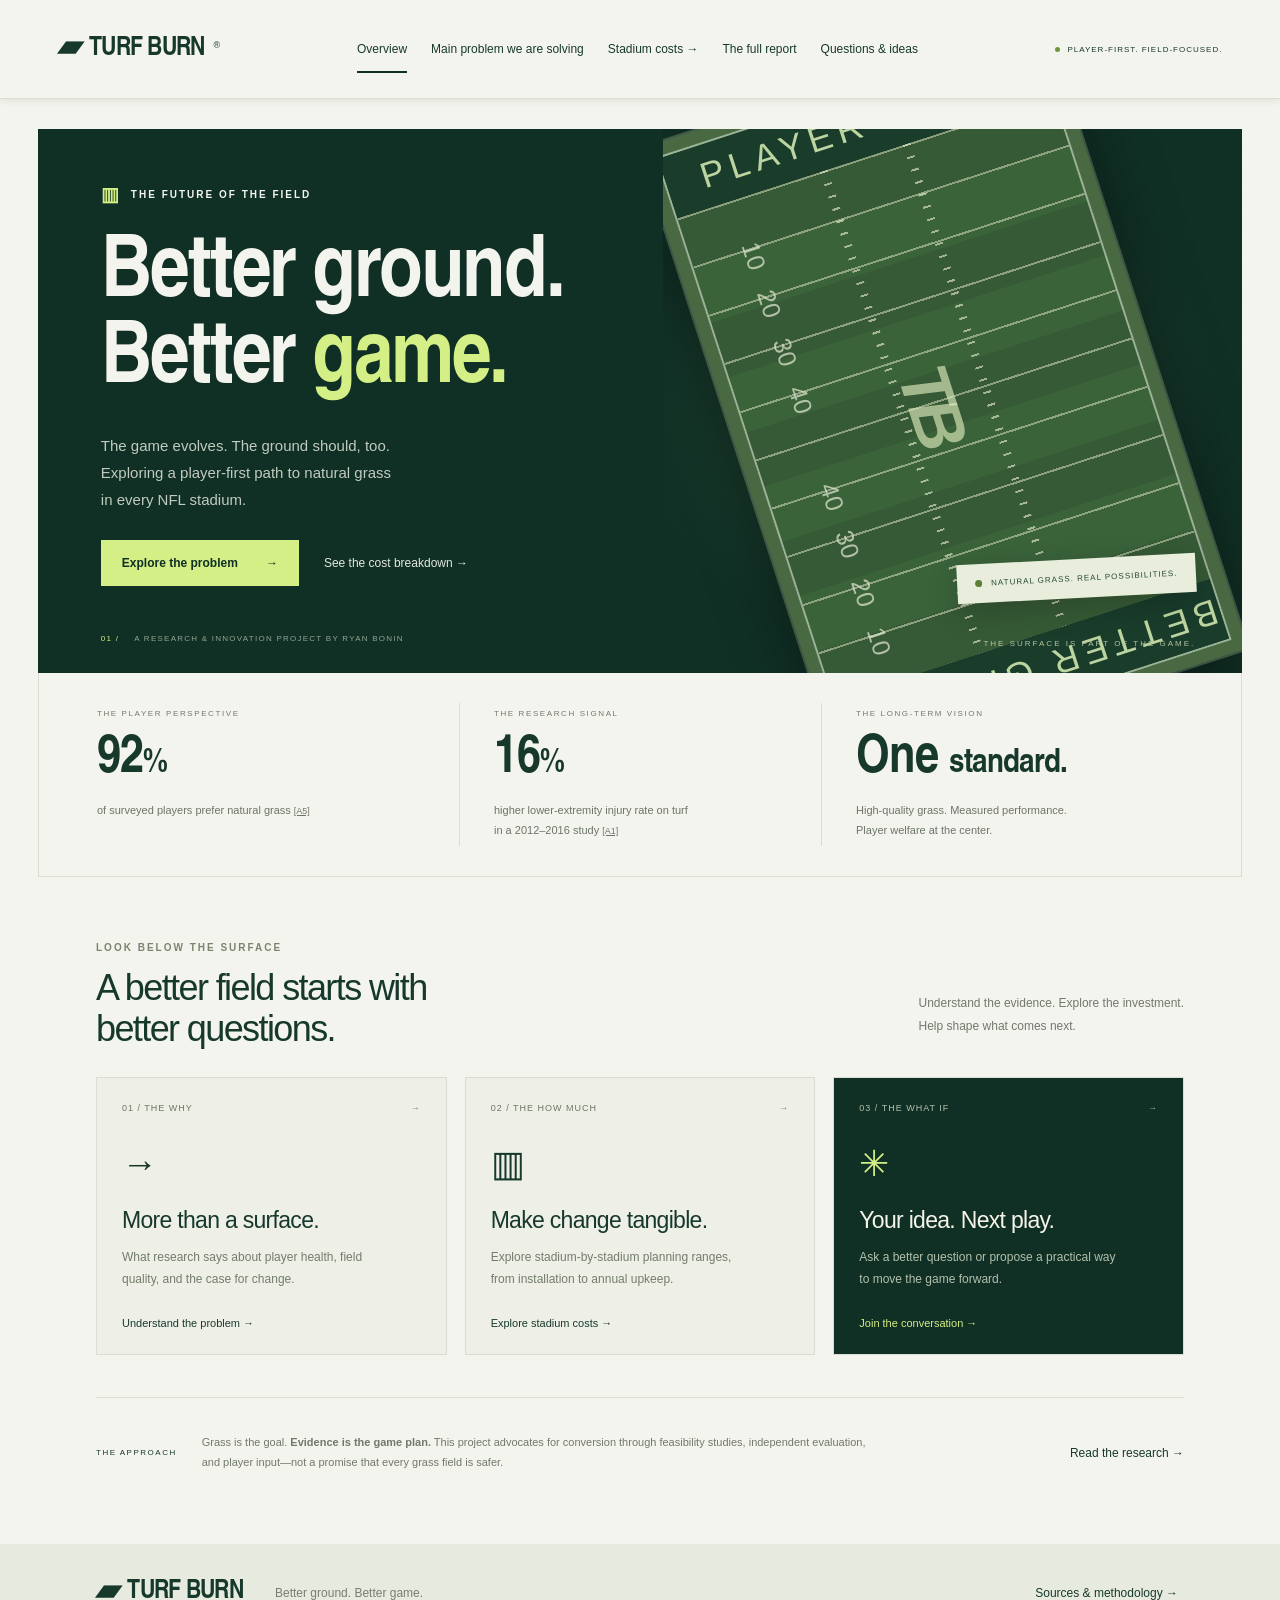
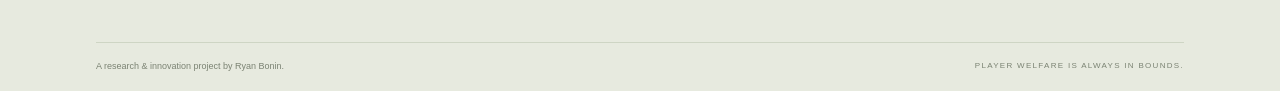
<file: index.html>
<!doctype html>
<html lang="en">
<head><meta charset="UTF-8"><meta name="viewport" content="width=device-width, initial-scale=1"><meta name="theme-color" content="#102d23"><meta name="description" content="Turf Burn explores a player-first path from synthetic turf to natural grass in the NFL, with research, stadium planning estimates, and community ideas."><title>Turf Burn — Better ground. Better game.</title><link rel="stylesheet" href="styles.css"></head>
<body>
<header class="header"><a class="brand" href="#overview" aria-label="Turf Burn home"><span class="brand-icon">▰</span> TURF BURN<span class="brand-dot">®</span></a><nav aria-label="Main navigation"><button data-tab="overview" class="active">Overview</button><button data-tab="problem">Main problem we are solving</button><button data-tab="stadiums">Stadium costs <span>→</span></button><button data-tab="report">The full report</button><button data-tab="ideas">Questions & ideas</button></nav><span class="header-tag"><i></i> PLAYER-FIRST. FIELD-FOCUSED.</span></header>
<main>
<section id="overview" class="tab active">
<div class="hero"><div class="hero-copy"><div class="eyebrow"><span class="tiny-field">▥</span> THE FUTURE OF THE FIELD</div><h1>Better ground.<br>Better <em>game.</em></h1><p>The game evolves. The ground should, too.<br>Exploring a player-first path to natural grass<br class="desktop"> in every NFL stadium.</p><div class="hero-actions"><button class="button lime" data-go="problem">Explore the problem <span>→</span></button><button class="text-button" data-go="stadiums">See the cost breakdown <span>→</span></button></div><div class="hero-note"><span>01 /</span> A RESEARCH & INNOVATION PROJECT BY RYAN BONIN</div></div><div class="hero-art" role="img" aria-label="Illustrated aerial view of a natural grass football field"><div class="field-glow"></div><div class="field"><div class="endzone top">PLAYER FIRST</div><div class="field-lines"></div><div class="yard y1">10</div><div class="yard y2">20</div><div class="yard y3">30</div><div class="yard y4">40</div><div class="mid-logo">TB</div><div class="yard y5">40</div><div class="yard y6">30</div><div class="yard y7">20</div><div class="yard y8">10</div><div class="endzone bottom">BETTER GROUND</div></div><div class="field-chip"><span class="pulse"></span> NATURAL GRASS. REAL POSSIBILITIES.</div><span class="art-caption">THE SURFACE IS PART OF THE GAME.</span></div></div>
<div class="stat-strip"><div><span class="stat-label">THE PLAYER PERSPECTIVE</span><strong>92<span>%</span></strong><p>of surveyed players prefer natural grass <a href="#source-a5">[A5]</a></p></div><div><span class="stat-label">THE RESEARCH SIGNAL</span><strong>16<span>%</span></strong><p>higher lower-extremity injury rate on turf<br>in a 2012–2016 study <a href="#source-a1">[A1]</a></p></div><div><span class="stat-label">THE LONG-TERM VISION</span><strong>One <span>standard.</span></strong><p>High-quality grass. Measured performance.<br>Player welfare at the center.</p></div></div>
<div class="section-heading"><div><div class="eyebrow muted">LOOK BELOW THE SURFACE</div><h2>A better field starts with<br>better questions.</h2></div><p>Understand the evidence. Explore the investment.<br>Help shape what comes next.</p></div>
<div class="feature-grid"><button class="feature-card" data-go="problem"><span class="card-number">01 / THE WHY <span>→</span></span><div class="card-symbol">→</div><h3>More than a surface.</h3><p>What research says about player health, field quality, and the case for change.</p><span class="card-link">Understand the problem →</span></button><button class="feature-card" data-go="stadiums"><span class="card-number">02 / THE HOW MUCH <span>→</span></span><div class="card-symbol">▥</div><h3>Make change tangible.</h3><p>Explore stadium-by-stadium planning ranges, from installation to annual upkeep.</p><span class="card-link">Explore stadium costs →</span></button><button class="feature-card dark-card" data-go="ideas"><span class="card-number">03 / THE WHAT IF <span>→</span></span><div class="card-symbol">✳</div><h3>Your idea. Next play.</h3><p>Ask a better question or propose a practical way to move the game forward.</p><span class="card-link">Join the conversation →</span></button></div>
<div class="editorial-note"><span>THE APPROACH</span><p>Grass is the goal. <strong>Evidence is the game plan.</strong> This project advocates for conversion through feasibility studies, independent evaluation, and player input—not a promise that every grass field is safer.</p><button class="text-button" data-go="report">Read the research →</button></div>
</section>
<section id="problem" class="tab content-tab"><div class="eyebrow muted">01 / THE WHY</div><h1>The main problem<br>we are <em>solving.</em></h1><p class="lead">How can the NFL move every stadium toward high-quality natural grass while verifying safety, maintaining consistent field performance, and making the transition practical?</p><div class="two-col"><article class="panel"><h2>Put player welfare first.</h2><p>Players rely on predictable traction and a surface that performs under changing weather, footwear, and game conditions. Artificial turf raises concerns about lower-extremity injuries and player confidence. Our goal is natural grass across the NFL, supported by site-specific engineering and credible outcome data.</p><p>Ryan Bonin’s report began with a concern about owners prioritizing costs over health. It correctly revises that assumption: motives cannot be established without budgets or interviews, and grass conversion is not a simple universal fix.</p></article><article class="panel green"><h2>A material is not a safety guarantee.</h2><p>Mack et al. reported a 16% higher lower-extremity injury rate per play on synthetic turf. McCormick et al. found no statistically significant difference for a narrower measure: season-ending injuries per game. Venishetty et al. also reported higher injury rates on turf. These studies measure different outcomes and include overlapping seasons. <a href="#source-a1">[A1–A3]</a></p><p><strong>The responsible conclusion:</strong> investigate conversion, measure field quality, and avoid claiming that turf caused a particular injury or that grass eliminates risk.</p></article></div><h2 class="space-top">A practical path to a grass-first league.</h2><div class="steps"><article><b>01</b><h3>Check feasibility</h3><p>Audit light, drainage, climate, storage, field recovery, and the event calendar. Obtain itemized engineering quotes.</p></article><article><b>02</b><h3>Run a reviewed pilot</h3><p>Choose a feasible venue and a comparison field. Agree on performance limits and a research protocol before launch.</p></article><article><b>03</b><h3>Measure what matters</h3><p>Track noncontact lower-extremity injuries, player exposure, days lost, field performance, costs, and player feedback.</p></article><article><b>04</b><h3>Expand on evidence</h3><p>Require sustained performance and adequate observations across seasons. Revise or stop if quality or operations fail.</p></article></div><div class="notice">State Farm Stadium’s movable grass tray demonstrates one engineering approach, not proof that other venues can afford or accommodate the same retrofit. [A6]</div></section>
<section id="stadiums" class="tab content-tab"><div class="eyebrow muted">02 / THE HOW MUCH</div><h1>A grass-first future.<br><em>Priced transparently.</em></h1><p class="lead">Explore illustrative budgets for all 30 shared NFL venues in a 2024 reference inventory. Installation, infrastructure, upkeep, replacement reserves, and contingency are included.</p><div class="notice"><strong>Planning scenarios, not researched stadium quotes.</strong> Live source retrieval was unavailable. Surface classifications use a historical reference inventory and require current operator verification, especially Buffalo and Tennessee replacement venues. These estimates are original modeling assumptions, not amounts reported by the NFL or stadium owners. Closed-roof feasibility remains unproven.</div><div class="cost-controls"><label>Find a stadium or team<input id="stadium-search" type="search" placeholder="Search stadiums, teams, cities…"></label><label>Surface status<select id="surface-filter"><option value="all">All stadiums</option><option value="turf">Synthetic turf reference</option><option value="grass">Grass / reinforced grass reference</option></select></label><label>Planning horizon <strong id="years-value">10 years</strong><input id="years" type="range" min="1" max="20" value="10"></label></div><div class="cost-summary"><div><span>VENUES SHOWN</span><strong id="venue-count"></strong></div><div><span>UPFRONT CONVERSION RANGE</span><strong id="upfront-total"></strong></div><div><span>ANNUAL GRASS CARE + RESERVE</span><strong id="annual-total"></strong></div></div><p class="small">Existing-grass venues have $0 conversion in this model; annual grass budgets are still included. Shared venues are counted once. Select a row for itemized assumptions. All amounts are USD.</p><div class="table-wrap"><table><thead><tr><th>STADIUM / TEAM</th><th>REFERENCE SURFACE</th><th>UPFRONT</th><th>ANNUAL</th><th id="horizon-heading">10-YEAR TOTAL</th><th></th></tr></thead><tbody id="stadium-rows"></tbody></table></div><div id="empty-stadiums" class="notice" hidden>No stadiums match your search.</div><article class="panel space-top"><h2>What goes into the estimate?</h2><p>Each synthetic venue receives a provisional scenario: outdoor, retractable-roof, or enclosed. Upfront costs cover removal/site preparation, drainage and root zone, grass installation, equipment/lighting allowances, and a 25% contingency. Annual budgets include staffing and routine agronomy, water and utilities, and a resurfacing reserve. Existing-grass venues receive an annual operating allowance only.</p><p>The time-horizon total equals upfront cost plus annual cost × years, in constant planning dollars. It excludes inflation, financing, taxes, land acquisition, roof reconstruction, lost event revenue, and major stadium redevelopment; those costs are unknown and could be substantial. It is not a complete engineering estimate or an upper bound. No savings, injury reduction, or return on investment is assumed. <a href="#source-cost">[M1]</a></p></article></section>
<section id="report" class="tab content-tab"><div class="eyebrow muted">THE COMPLETE PICTURE</div><h1>All the research.<br><em>One place.</em></h1><p class="lead">An edited, plain-language companion to Ryan Bonin’s NFL Playing Surfaces Progress Report, with the complete original document available below.</p><div class="hero-actions"><a class="button forest" href="assets/innovation-report.pdf" target="_blank" rel="noopener">Open original PDF →</a><a class="text-button" href="report.html">Read complete document →</a></div><div class="report-sections"><article class="panel"><h2>01 — The refined question</h2><p>How can stadium operators transition toward higher-quality natural grass while verifying safety improvements and addressing the practical challenges? The goal remains player health. The report does not assume that every grass surface is safer or that owners’ motives have been established.</p></article><article class="panel"><h2>02 — Work completed</h2><p>The project is a desk study of three original injury studies, league policy, NFLPA player-preference reporting, stadium operator documentation, and Warren Berger’s questioning framework. It compares injury definitions, exposure measures, time periods, and limitations. No player interviews, field experiments, or primary fieldwork have been completed.</p></article><article class="panel"><h2>03 — Evidence and its limits</h2><p><strong>Mack et al.:</strong> 2012–2016 mandated team reporting; synthetic turf had a 16% higher lower-extremity injury rate per play (IRR 1.16, 95% CI 1.10–1.23). Observational results do not establish causation or the performance of every current field. [A1]</p><p><strong>McCormick et al.:</strong> 199 season-ending lower-extremity injuries across 891 games in 2020–2022; 0.242 per game on turf versus 0.199 on grass, without a statistically significant difference. That does not establish equivalent safety. [A2]</p><p><strong>Venishetty et al.:</strong> 1.42 lower-extremity injuries per game on turf versus 1.22 on grass in 2021–2022; adjusted odds ratio for season-ending surgery 1.60 (95% CI 1.28–1.99). Public reports may miss injuries; practice and preseason were excluded. Odds are not probabilities, and seasons overlap the McCormick study. [A3]</p><p><strong>Player preference:</strong> the NFLPA’s 2024 Titans report card reports that 92% of surveyed players preferred natural grass. This is a preference measure, not an injury rate or survey response rate. [A5]</p></article><article class="panel"><h2>04 — What changed</h2><p>The report moves away from unverified claims about owner motives and an immediate universal fix. A movable grass field at State Farm Stadium demonstrates feasibility in one purpose-built venue, but existing stadiums may lack the same space or infrastructure. Small or nonsignificant findings do not prove equivalence, and overlapping datasets should not be counted as independent replications.</p></article><article class="panel"><h2>05 — Three alternatives</h2><p><strong>Immediate league-wide conversion:</strong> responds to player preferences but lacks comparable retrofit budgets and verified operating plans.</p><p><strong>Phased conversion:</strong> prioritizes feasibility, independent evaluation, player feedback, and sustained outcomes before expansion. This is the report’s preferred direction.</p><p><strong>Retain synthetic turf with monitoring:</strong> provides a comparator and potential fallback, while recognizing that better field test scores may not translate to fewer injuries or greater confidence.</p></article><article class="panel"><h2>06 — Decision gates</h2><p>First obtain a site-specific plan and itemized estimates. Then seek expert review of injury definitions, exposure tracking, comparison groups, confounders, and sample size. Set field-performance and operating limits before a pilot. Expand only with sustained quality, transparent costs, player input, and enough outcome evidence. Zero injuries in a small sample is not proof of safety.</p></article><article class="panel"><h2>07 — Prioritized learning plan</h2><p>Consult a professional grounds manager about light, drainage, recovery, storage, scheduling, and authority to approve change. Ask an athletic trainer or researcher to review injury measures and confounders such as footwear, prior injury, weather, position, and field age. Obtain separate estimates for installation, maintenance, resurfacing, lighting, drainage, and event disruption.</p><p>Seek consent for non-leading conversations with players who have used both surfaces, documenting the playing level and separating statements from interpretation. Verify policy implementation, field-failure procedures, study corrections, and disclosures. These are proposed next steps—not completed interviews or experiments.</p></article><article class="panel"><h2>08 — Framework, policy, and attribution</h2><p>Berger’s “Why / What If / How” framework guides the project from understanding the problem to exploring alternatives and testing practical action. Its application here is the author’s interpretation. [A7]</p><p>The report cites a December 15, 2025 NFL announcement describing standards for grass and synthetic surfaces phased in during 2026–2028. Implementation and outcomes need separate verification; this website has not independently checked that policy. [A4]</p><p>The original report states that ChatGPT+ helped organize sources and the appendix, while the author retained responsibility for ideas, analysis, and decisions. Website cost scenarios are additional illustrative analysis and were not in the report.</p></article></div></section>
<section id="ideas" class="tab content-tab"><div class="eyebrow muted">03 / THE WHAT IF</div><h1>Your idea.<br>The next <em>play.</em></h1><p class="lead">Big changes start with thoughtful questions. Explore the prompts, then add a question or suggestion to your personal idea board.</p><div class="prompt-grid"><button class="prompt" data-prompt="Why do players remain concerned about playing surfaces when research findings differ?">WHY <span>→</span><p>What would help us understand player concerns more clearly?</p></button><button class="prompt" data-prompt="What if one enclosed stadium tested a removable grass system before wider conversion?">WHAT IF <span>→</span><p>Could a single stadium pilot unlock a league-wide solution?</p></button><button class="prompt" data-prompt="How could a stadium maintain grass quality while hosting concerts and other events?">HOW <span>→</span><p>How do we protect the field without losing the event calendar?</p></button></div><div class="two-col space-top"><form id="idea-form" class="panel"><h2>Put your idea in play.</h2><p class="small">Saved only in this browser. This is a personal planning board; entries are not sent to the NFL or other users. Avoid personal or sensitive information.</p><label>Type<select id="idea-type"><option>Question</option><option>Suggestion</option></select></label><label>Your name <span class="optional">(optional)</span><input id="idea-name" maxlength="60" placeholder="Anonymous fan"></label><label>Your question or suggestion<textarea id="idea-text" required minlength="10" maxlength="1500" rows="5" placeholder="What could make the next field better?"></textarea></label><div class="form-bottom"><span class="small" id="char-count">0 / 1,500</span><button class="button forest" type="submit">Add to my board →</button></div><p id="form-status" role="status"></p></form><div><div class="board-heading"><h2>Your playbook</h2><button id="export-ideas" class="text-button">Export ↓</button></div><div id="ideas-list"></div></div></div></section>
</main>
<footer><div class="footer-top"><a class="brand" href="#overview"><span class="brand-icon">▰</span> TURF BURN</a><p>Better ground. Better game.</p><button data-go="sources">Sources & methodology →</button></div><div class="footer-bottom"><span>A research & innovation project by Ryan Bonin.</span><span>PLAYER WELFARE IS ALWAYS IN BOUNDS.</span></div></footer>
<section id="sources" class="tab content-tab sources-section"><div class="eyebrow muted">THE EVIDENCE BEHIND THE IDEAS</div><h1>Sources &<br><em>methodology.</em></h1><p class="lead">Trace the claims. Understand the limits. The research summaries below are transcribed from the uploaded report, not independently reverified online.</p><div id="source-list"></div><article id="source-cost" class="panel"><h2>M1 — Cost model and stadium reference inventory</h2><p>Original Turf Burn scenario model, created for this website. No cost range is a sourced bid, vendor quote, verified stadium budget, or published industry benchmark. Treat every figure as a placeholder for feasibility discussions. The 2024 reference inventory is provisional and must be checked against current stadium operator records, including naming rights, surface replacements, and new Buffalo and Tennessee venues.</p><p>Outdoor turf conversion: $2.75–6.50M before 25% contingency; annual care plus reserve $0.70–1.50M. Retractable-roof turf conversion: $5.75–15.50M before contingency; annual $1.05–2.20M. Enclosed turf conversion: $12–35M before contingency; annual $1.55–3.50M. Existing grass: no conversion allowance; annual care plus reserve $0.60–1.40M. See each row for line items. These category-based assumptions are not a venue survey.</p><p>All 32 teams share 30 reference venues: the Giants/Jets and Rams/Chargers each share one. Existing reinforced or hybrid natural-grass surfaces are grouped with grass. Supplemental light, ventilation, drainage, event protection, and grass replacement need site-specific review. Unknown roof modifications and event-disruption costs are excluded, so ranges are not all-in upper bounds.</p></article><article class="panel"><h2>P1 — Original project report</h2><p>Ryan Bonin, <em>NFL Playing Surfaces Progress Report</em>, uploaded as “INNOVATION REPORT FINAL.pdf.” The report states that its research was reviewed October 16, 2026. It contains Appendices A–C and an AI-assistance disclosure.</p><a href="assets/innovation-report.pdf" target="_blank" rel="noopener">View original document →</a></article></section>
<dialog id="cost-dialog"><button id="close-dialog" class="dialog-close" aria-label="Close cost details">×</button><div id="cost-details"></div></dialog>
<script src="app.js"></script></body></html>
</file>
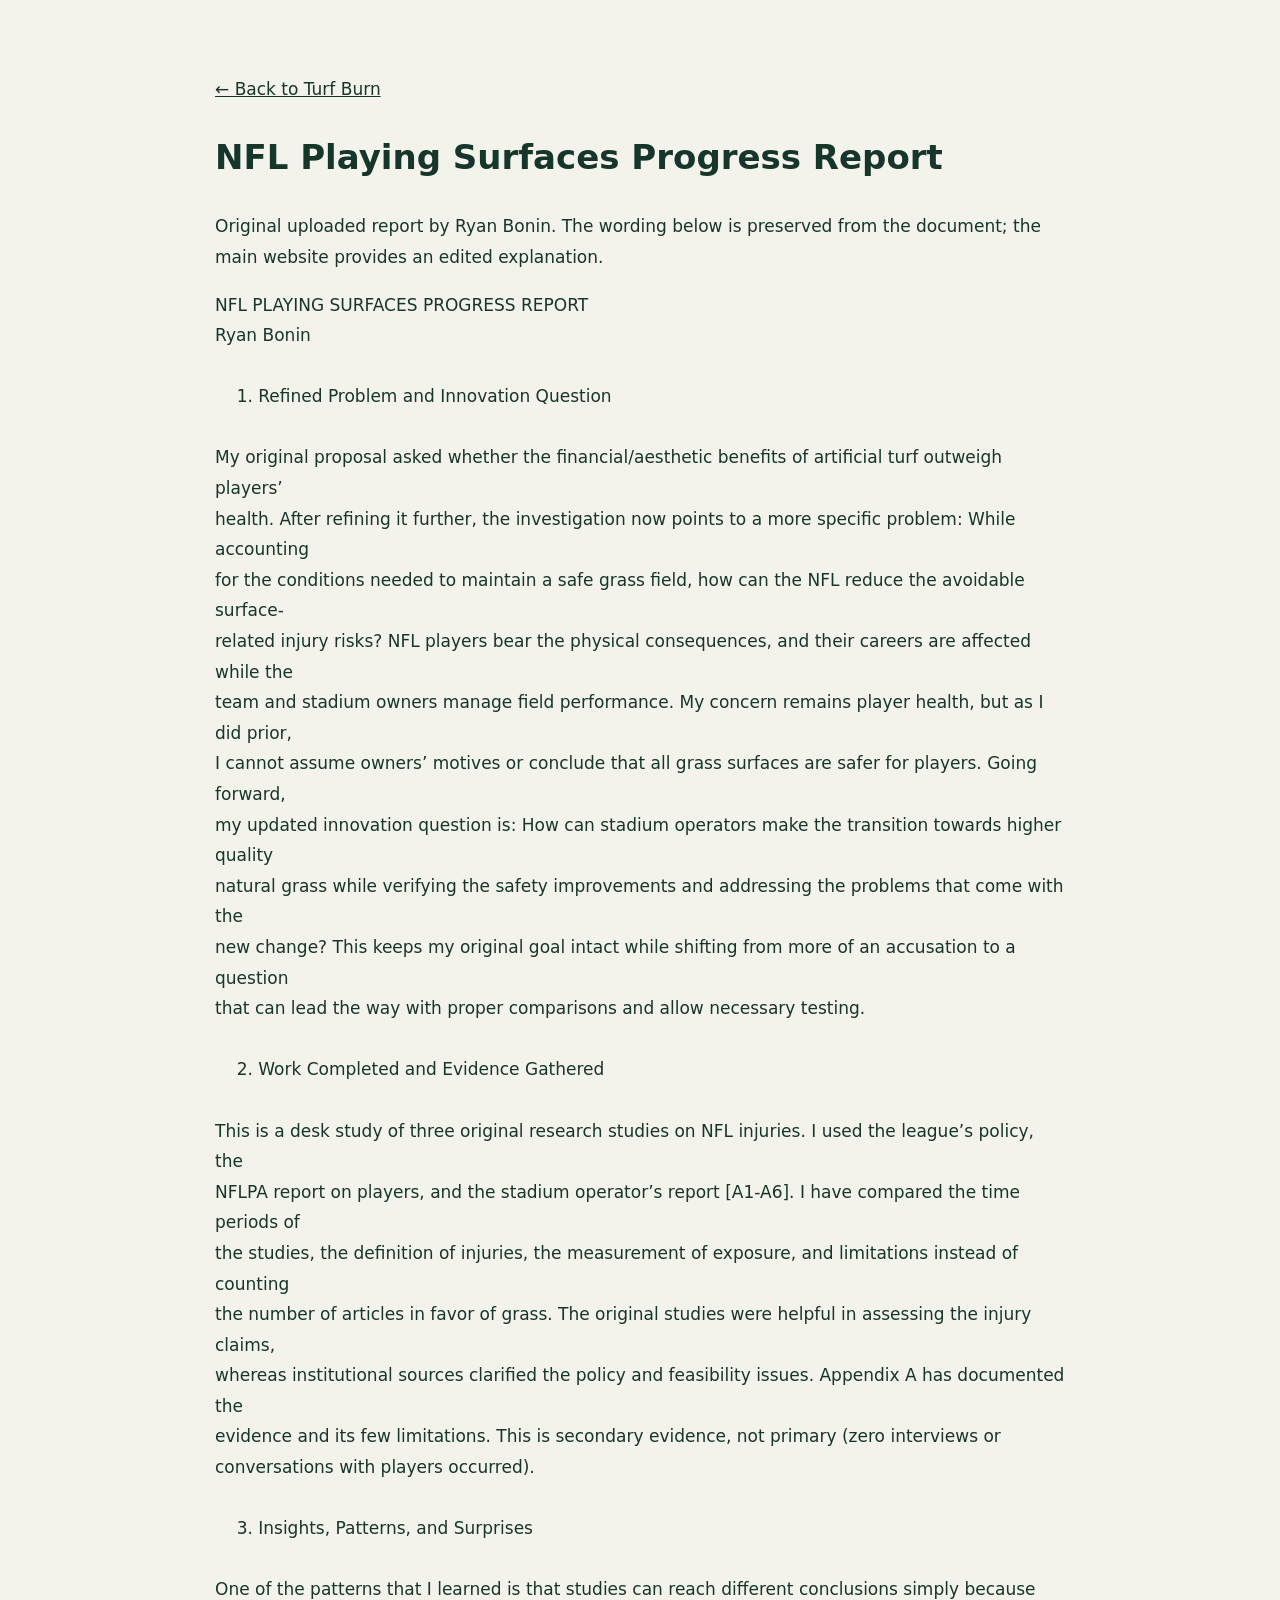
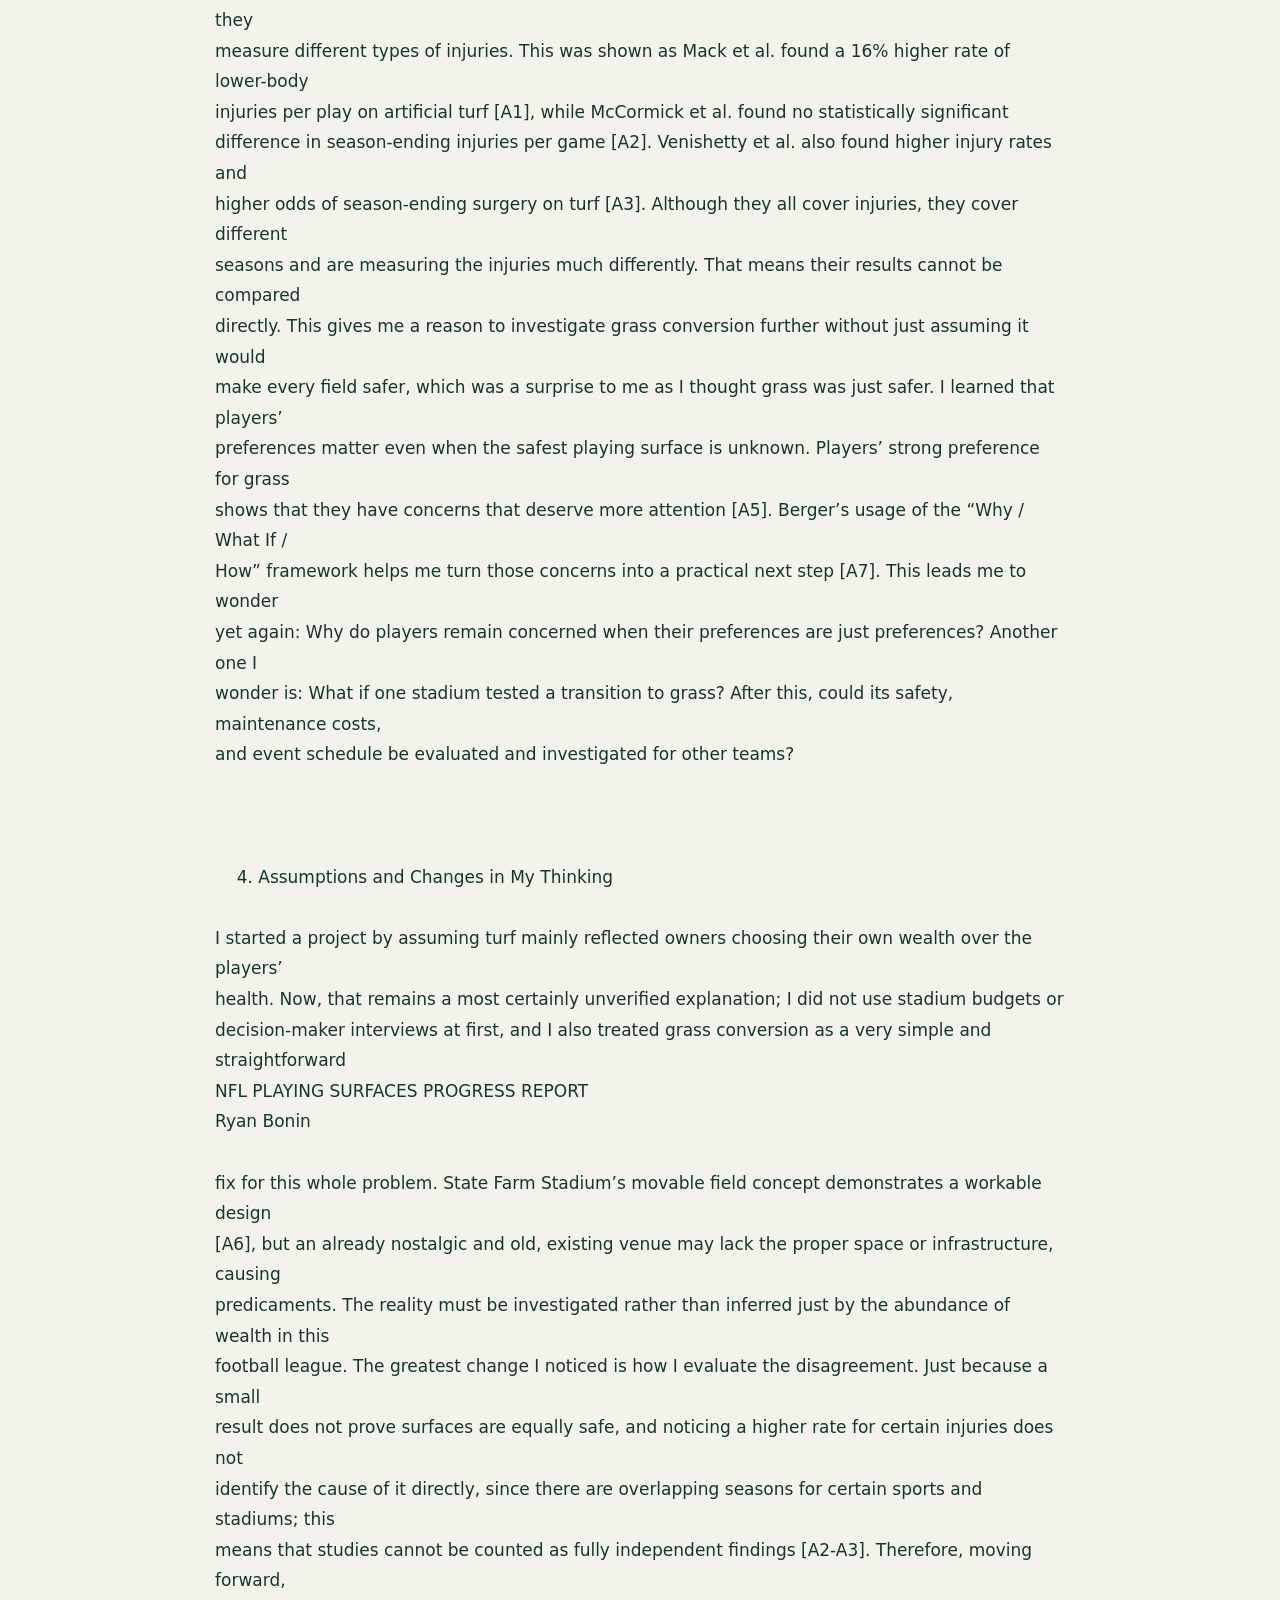
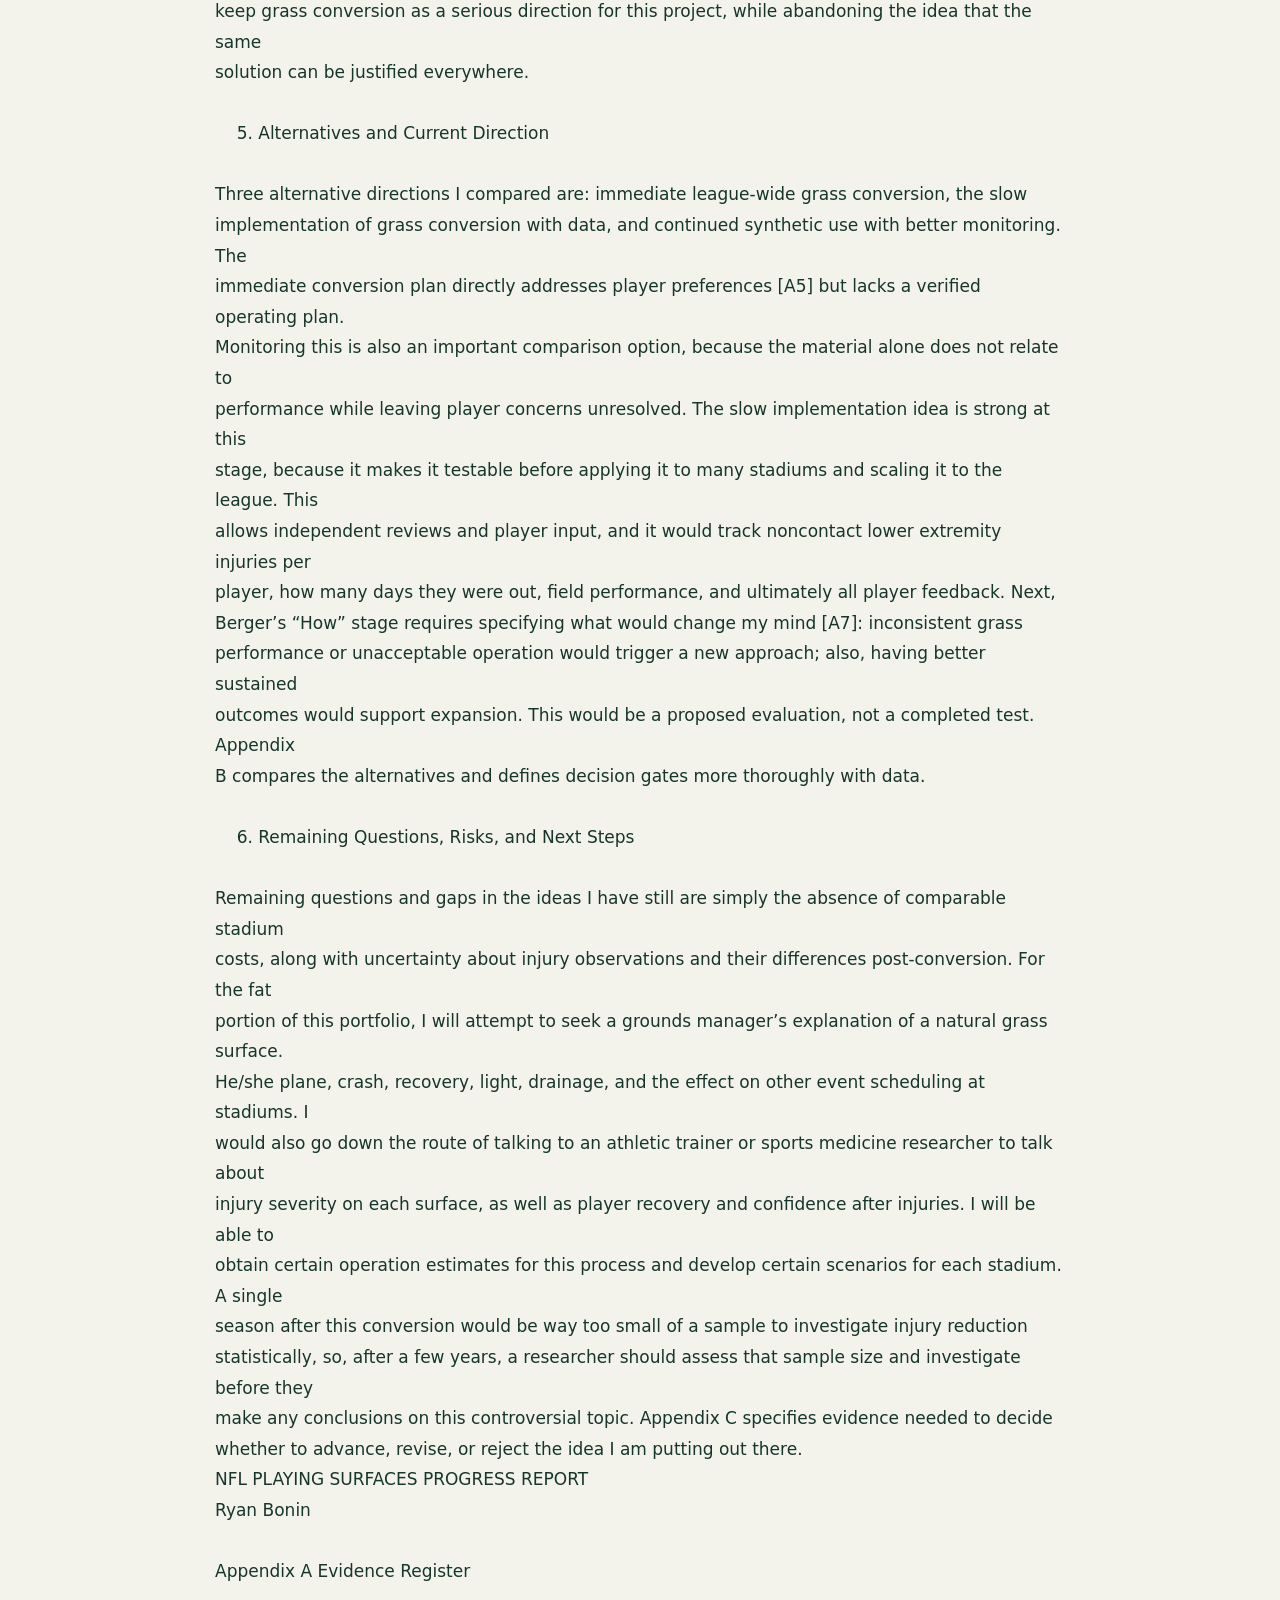
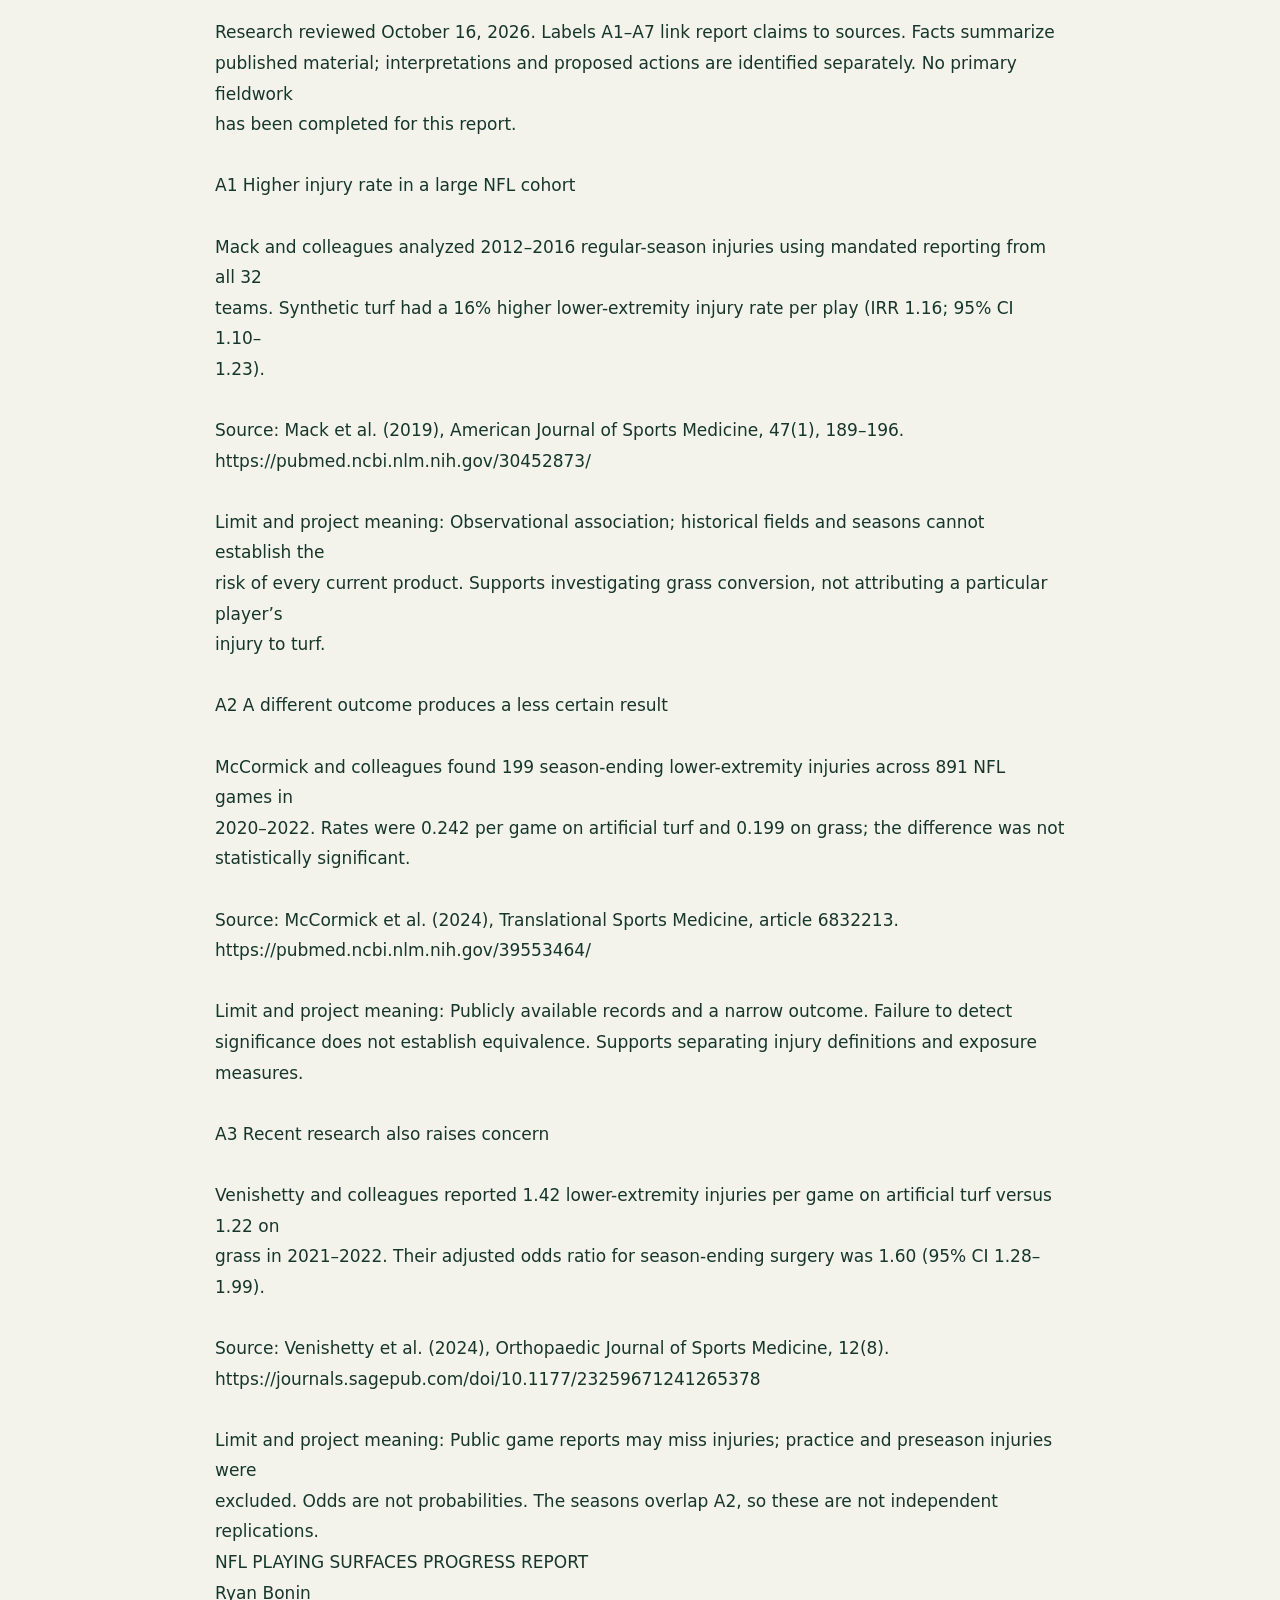
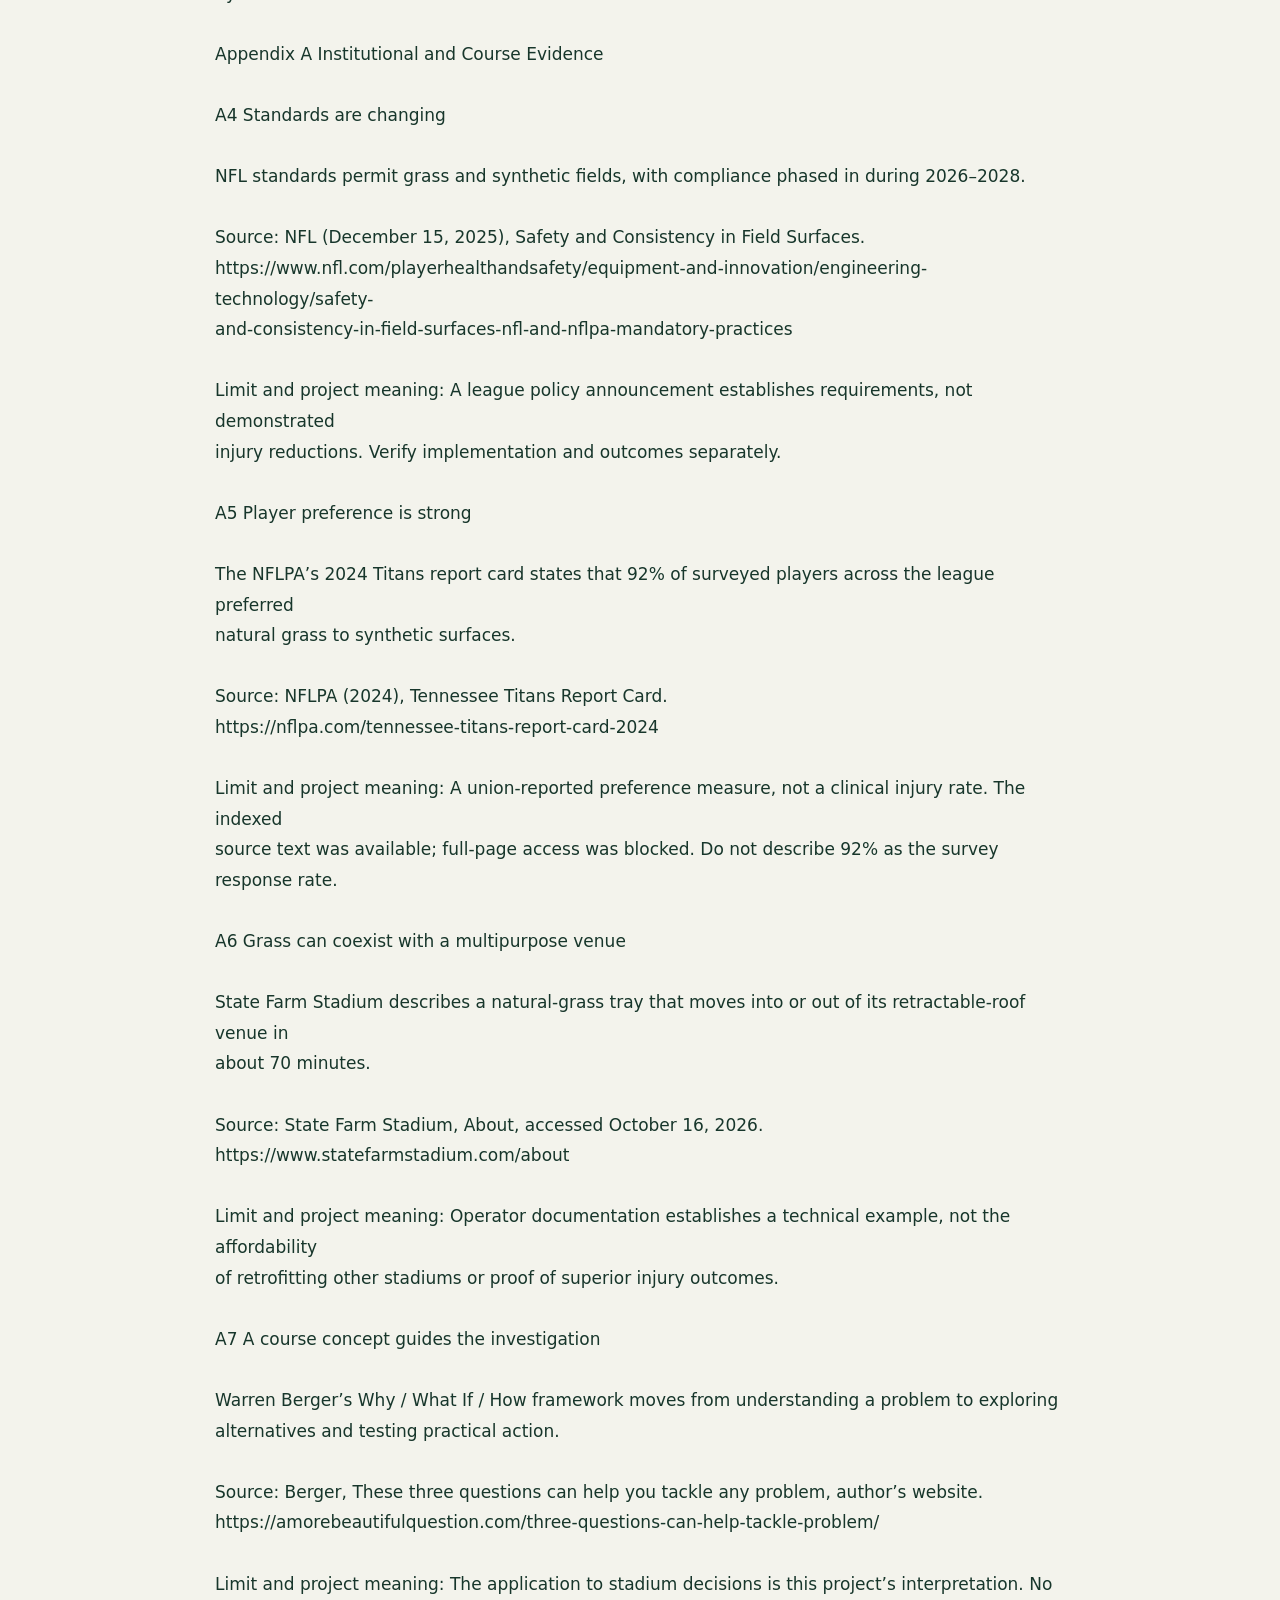
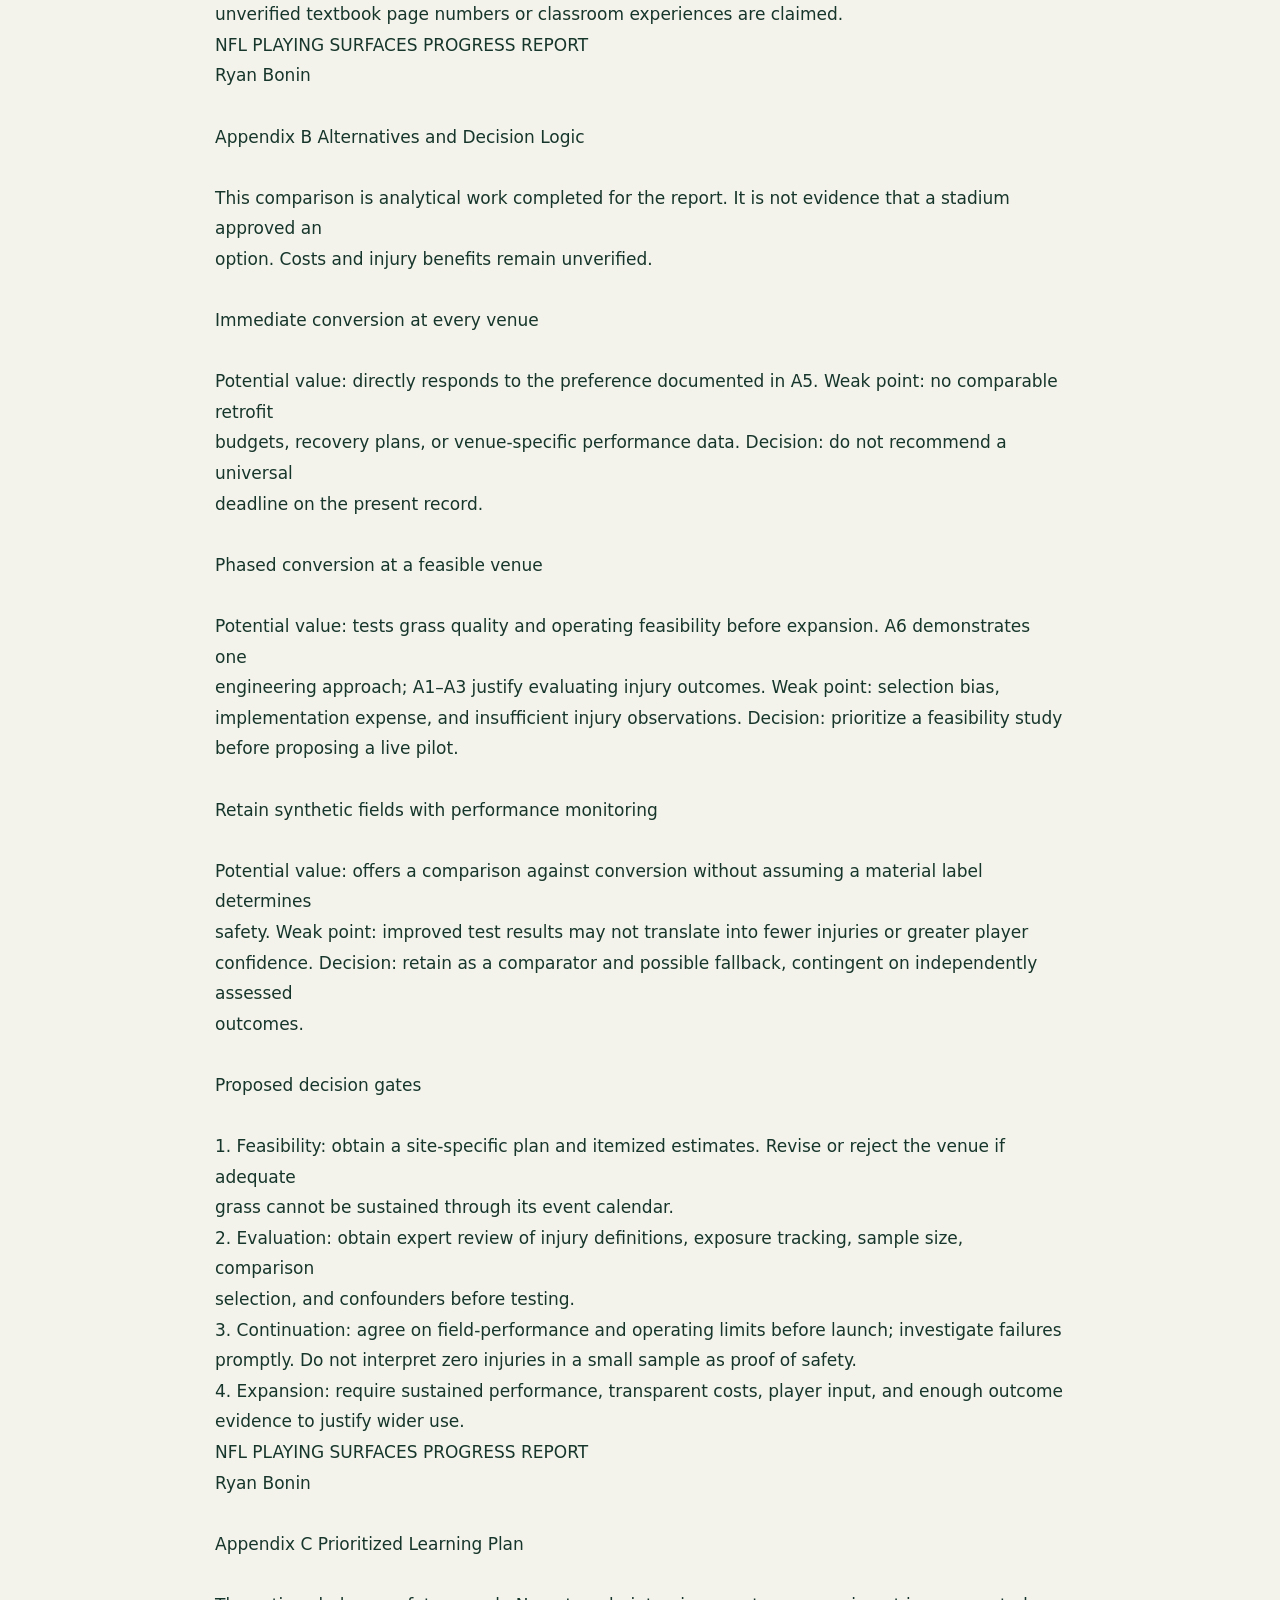
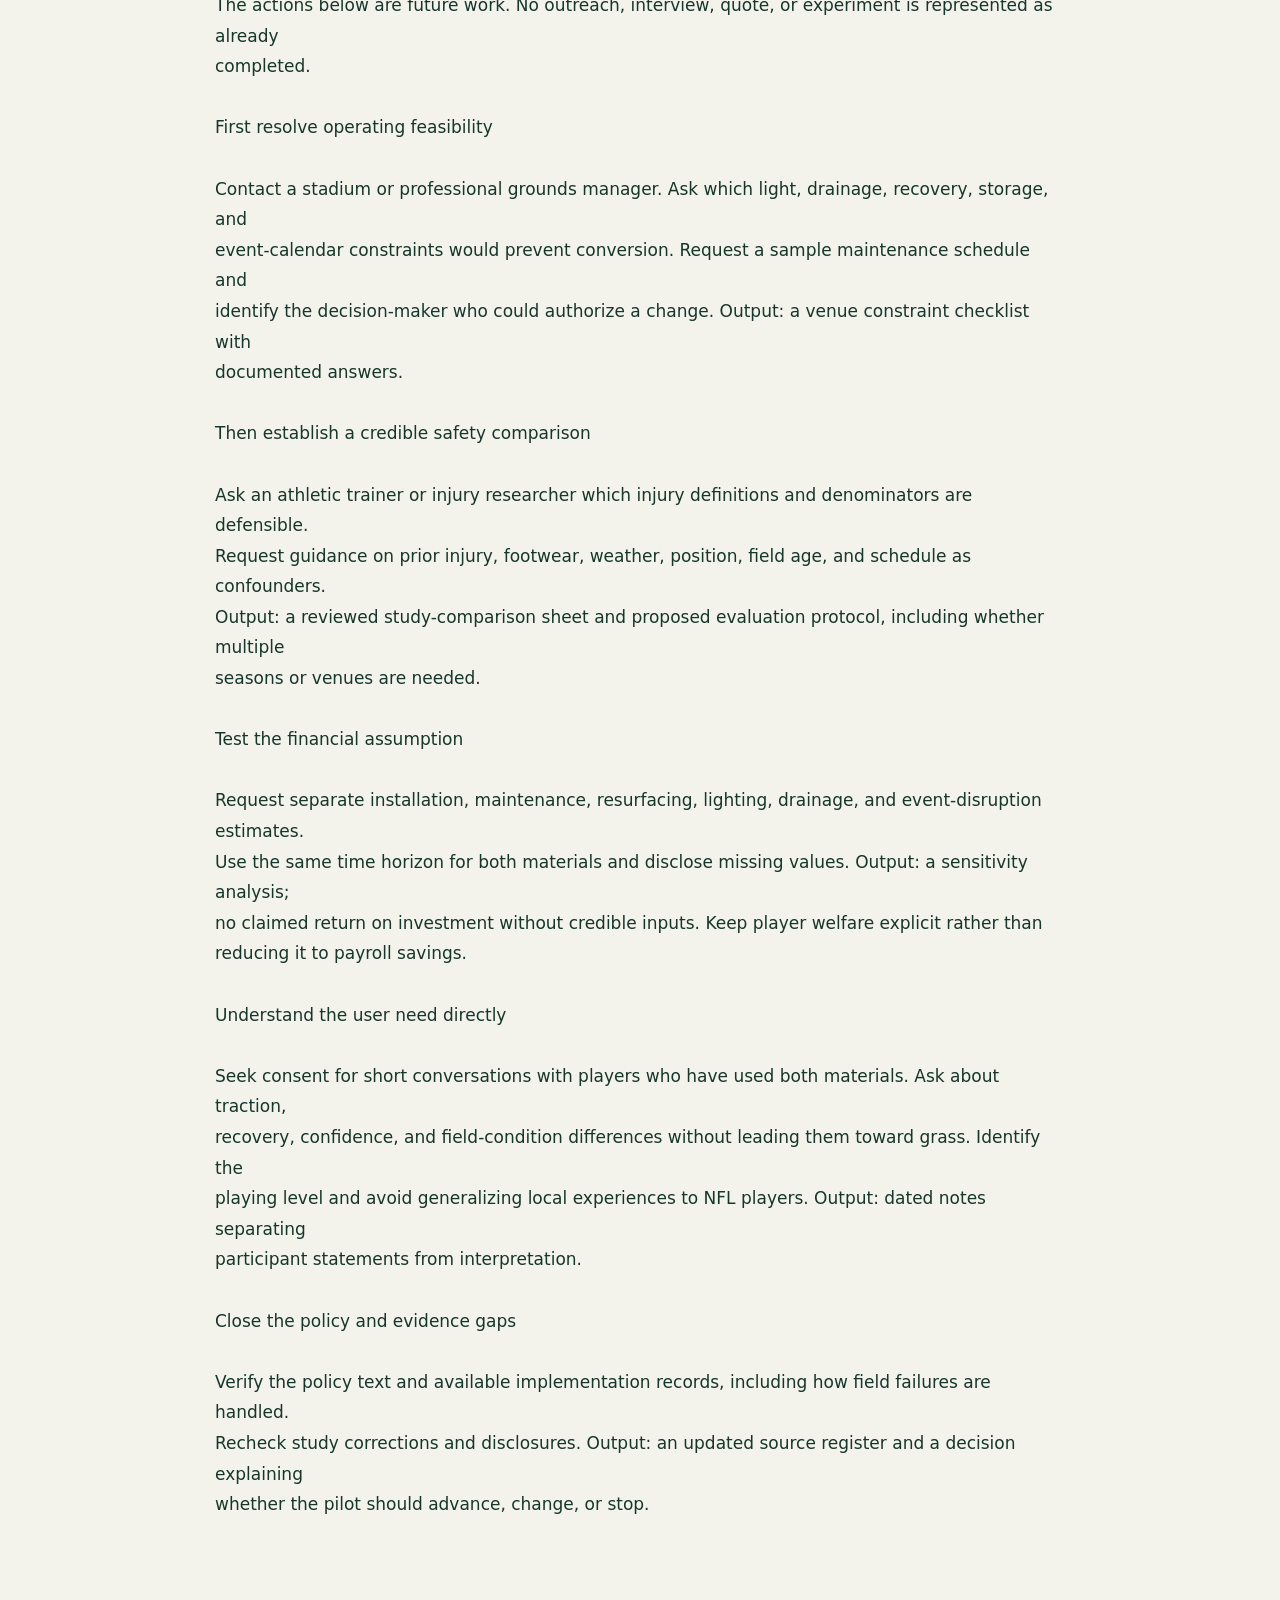
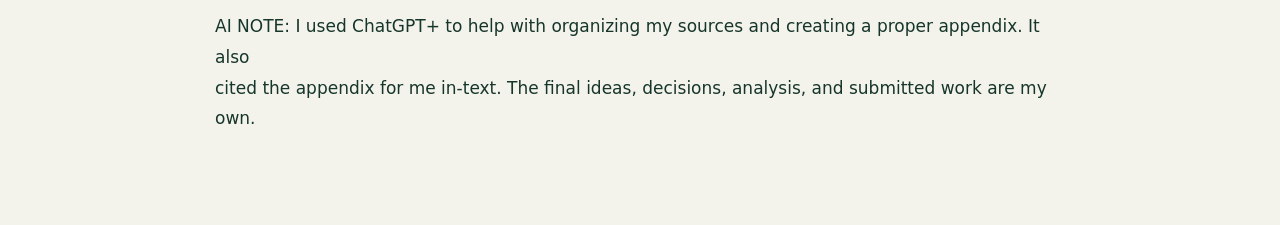
<file: report.html>
<!doctype html><html lang="en"><meta charset="utf-8"><meta name="viewport" content="width=device-width,initial-scale=1"><title>Original report · Turf Burn</title><style>body{background:#f3f3ec;color:#17362b;max-width:850px;margin:50px auto;padding:24px;font:17px/1.8 system-ui}pre{white-space:pre-wrap;font:inherit}a{color:inherit}</style><a href="/">← Back to Turf Burn</a><h1>NFL Playing Surfaces Progress Report</h1><p>Original uploaded report by Ryan Bonin. The wording below is preserved from the document; the main website provides an edited explanation.</p><pre>NFL PLAYING SURFACES PROGRESS REPORT
Ryan Bonin

    1. Refined Problem and Innovation Question

My original proposal asked whether the financial/aesthetic benefits of artificial turf outweigh players’
health. After refining it further, the investigation now points to a more specific problem: While accounting
for the conditions needed to maintain a safe grass field, how can the NFL reduce the avoidable surface-
related injury risks? NFL players bear the physical consequences, and their careers are affected while the
team and stadium owners manage field performance. My concern remains player health, but as I did prior,
I cannot assume owners’ motives or conclude that all grass surfaces are safer for players. Going forward,
my updated innovation question is: How can stadium operators make the transition towards higher quality
natural grass while verifying the safety improvements and addressing the problems that come with the
new change? This keeps my original goal intact while shifting from more of an accusation to a question
that can lead the way with proper comparisons and allow necessary testing.

    2. Work Completed and Evidence Gathered

This is a desk study of three original research studies on NFL injuries. I used the league’s policy, the
NFLPA report on players, and the stadium operator’s report [A1-A6]. I have compared the time periods of
the studies, the definition of injuries, the measurement of exposure, and limitations instead of counting
the number of articles in favor of grass. The original studies were helpful in assessing the injury claims,
whereas institutional sources clarified the policy and feasibility issues. Appendix A has documented the
evidence and its few limitations. This is secondary evidence, not primary (zero interviews or
conversations with players occurred).

    3. Insights, Patterns, and Surprises

One of the patterns that I learned is that studies can reach different conclusions simply because they
measure different types of injuries. This was shown as Mack et al. found a 16% higher rate of lower-body
injuries per play on artificial turf [A1], while McCormick et al. found no statistically significant
difference in season-ending injuries per game [A2]. Venishetty et al. also found higher injury rates and
higher odds of season-ending surgery on turf [A3]. Although they all cover injuries, they cover different
seasons and are measuring the injuries much differently. That means their results cannot be compared
directly. This gives me a reason to investigate grass conversion further without just assuming it would
make every field safer, which was a surprise to me as I thought grass was just safer. I learned that players’
preferences matter even when the safest playing surface is unknown. Players’ strong preference for grass
shows that they have concerns that deserve more attention [A5]. Berger’s usage of the “Why / What If /
How” framework helps me turn those concerns into a practical next step [A7]. This leads me to wonder
yet again: Why do players remain concerned when their preferences are just preferences? Another one I
wonder is: What if one stadium tested a transition to grass? After this, could its safety, maintenance costs,
and event schedule be evaluated and investigated for other teams?



    4. Assumptions and Changes in My Thinking

I started a project by assuming turf mainly reflected owners choosing their own wealth over the players’
health. Now, that remains a most certainly unverified explanation; I did not use stadium budgets or
decision-maker interviews at first, and I also treated grass conversion as a very simple and straightforward
NFL PLAYING SURFACES PROGRESS REPORT
Ryan Bonin

fix for this whole problem. State Farm Stadium’s movable field concept demonstrates a workable design
[A6], but an already nostalgic and old, existing venue may lack the proper space or infrastructure, causing
predicaments. The reality must be investigated rather than inferred just by the abundance of wealth in this
football league. The greatest change I noticed is how I evaluate the disagreement. Just because a small
result does not prove surfaces are equally safe, and noticing a higher rate for certain injuries does not
identify the cause of it directly, since there are overlapping seasons for certain sports and stadiums; this
means that studies cannot be counted as fully independent findings [A2-A3]. Therefore, moving forward,
keep grass conversion as a serious direction for this project, while abandoning the idea that the same
solution can be justified everywhere.

    5. Alternatives and Current Direction

Three alternative directions I compared are: immediate league-wide grass conversion, the slow
implementation of grass conversion with data, and continued synthetic use with better monitoring. The
immediate conversion plan directly addresses player preferences [A5] but lacks a verified operating plan.
Monitoring this is also an important comparison option, because the material alone does not relate to
performance while leaving player concerns unresolved. The slow implementation idea is strong at this
stage, because it makes it testable before applying it to many stadiums and scaling it to the league. This
allows independent reviews and player input, and it would track noncontact lower extremity injuries per
player, how many days they were out, field performance, and ultimately all player feedback. Next,
Berger’s “How” stage requires specifying what would change my mind [A7]: inconsistent grass
performance or unacceptable operation would trigger a new approach; also, having better sustained
outcomes would support expansion. This would be a proposed evaluation, not a completed test. Appendix
B compares the alternatives and defines decision gates more thoroughly with data.

    6. Remaining Questions, Risks, and Next Steps

Remaining questions and gaps in the ideas I have still are simply the absence of comparable stadium
costs, along with uncertainty about injury observations and their differences post-conversion. For the fat
portion of this portfolio, I will attempt to seek a grounds manager’s explanation of a natural grass surface.
He/she plane, crash, recovery, light, drainage, and the effect on other event scheduling at stadiums. I
would also go down the route of talking to an athletic trainer or sports medicine researcher to talk about
injury severity on each surface, as well as player recovery and confidence after injuries. I will be able to
obtain certain operation estimates for this process and develop certain scenarios for each stadium. A single
season after this conversion would be way too small of a sample to investigate injury reduction
statistically, so, after a few years, a researcher should assess that sample size and investigate before they
make any conclusions on this controversial topic. Appendix C specifies evidence needed to decide
whether to advance, revise, or reject the idea I am putting out there.
NFL PLAYING SURFACES PROGRESS REPORT
Ryan Bonin

Appendix A Evidence Register

Research reviewed October 16, 2026. Labels A1–A7 link report claims to sources. Facts summarize
published material; interpretations and proposed actions are identified separately. No primary fieldwork
has been completed for this report.

A1 Higher injury rate in a large NFL cohort

Mack and colleagues analyzed 2012–2016 regular-season injuries using mandated reporting from all 32
teams. Synthetic turf had a 16% higher lower-extremity injury rate per play (IRR 1.16; 95% CI 1.10–
1.23).

Source: Mack et al. (2019), American Journal of Sports Medicine, 47(1), 189–196.
https://pubmed.ncbi.nlm.nih.gov/30452873/

Limit and project meaning: Observational association; historical fields and seasons cannot establish the
risk of every current product. Supports investigating grass conversion, not attributing a particular player’s
injury to turf.

A2 A different outcome produces a less certain result

McCormick and colleagues found 199 season-ending lower-extremity injuries across 891 NFL games in
2020–2022. Rates were 0.242 per game on artificial turf and 0.199 on grass; the difference was not
statistically significant.

Source: McCormick et al. (2024), Translational Sports Medicine, article 6832213.
https://pubmed.ncbi.nlm.nih.gov/39553464/

Limit and project meaning: Publicly available records and a narrow outcome. Failure to detect
significance does not establish equivalence. Supports separating injury definitions and exposure
measures.

A3 Recent research also raises concern

Venishetty and colleagues reported 1.42 lower-extremity injuries per game on artificial turf versus 1.22 on
grass in 2021–2022. Their adjusted odds ratio for season-ending surgery was 1.60 (95% CI 1.28–1.99).

Source: Venishetty et al. (2024), Orthopaedic Journal of Sports Medicine, 12(8).
https://journals.sagepub.com/doi/10.1177/23259671241265378

Limit and project meaning: Public game reports may miss injuries; practice and preseason injuries were
excluded. Odds are not probabilities. The seasons overlap A2, so these are not independent replications.
NFL PLAYING SURFACES PROGRESS REPORT
Ryan Bonin

Appendix A Institutional and Course Evidence

A4 Standards are changing

NFL standards permit grass and synthetic fields, with compliance phased in during 2026–2028.

Source: NFL (December 15, 2025), Safety and Consistency in Field Surfaces.
https://www.nfl.com/playerhealthandsafety/equipment-and-innovation/engineering-technology/safety-
and-consistency-in-field-surfaces-nfl-and-nflpa-mandatory-practices

Limit and project meaning: A league policy announcement establishes requirements, not demonstrated
injury reductions. Verify implementation and outcomes separately.

A5 Player preference is strong

The NFLPA’s 2024 Titans report card states that 92% of surveyed players across the league preferred
natural grass to synthetic surfaces.

Source: NFLPA (2024), Tennessee Titans Report Card.
https://nflpa.com/tennessee-titans-report-card-2024

Limit and project meaning: A union-reported preference measure, not a clinical injury rate. The indexed
source text was available; full-page access was blocked. Do not describe 92% as the survey response rate.

A6 Grass can coexist with a multipurpose venue

State Farm Stadium describes a natural-grass tray that moves into or out of its retractable-roof venue in
about 70 minutes.

Source: State Farm Stadium, About, accessed October 16, 2026.
https://www.statefarmstadium.com/about

Limit and project meaning: Operator documentation establishes a technical example, not the affordability
of retrofitting other stadiums or proof of superior injury outcomes.

A7 A course concept guides the investigation

Warren Berger’s Why / What If / How framework moves from understanding a problem to exploring
alternatives and testing practical action.

Source: Berger, These three questions can help you tackle any problem, author’s website.
https://amorebeautifulquestion.com/three-questions-can-help-tackle-problem/

Limit and project meaning: The application to stadium decisions is this project’s interpretation. No
unverified textbook page numbers or classroom experiences are claimed.
NFL PLAYING SURFACES PROGRESS REPORT
Ryan Bonin

Appendix B Alternatives and Decision Logic

This comparison is analytical work completed for the report. It is not evidence that a stadium approved an
option. Costs and injury benefits remain unverified.

Immediate conversion at every venue

Potential value: directly responds to the preference documented in A5. Weak point: no comparable retrofit
budgets, recovery plans, or venue-specific performance data. Decision: do not recommend a universal
deadline on the present record.

Phased conversion at a feasible venue

Potential value: tests grass quality and operating feasibility before expansion. A6 demonstrates one
engineering approach; A1–A3 justify evaluating injury outcomes. Weak point: selection bias,
implementation expense, and insufficient injury observations. Decision: prioritize a feasibility study
before proposing a live pilot.

Retain synthetic fields with performance monitoring

Potential value: offers a comparison against conversion without assuming a material label determines
safety. Weak point: improved test results may not translate into fewer injuries or greater player
confidence. Decision: retain as a comparator and possible fallback, contingent on independently assessed
outcomes.

Proposed decision gates

1. Feasibility: obtain a site-specific plan and itemized estimates. Revise or reject the venue if adequate
grass cannot be sustained through its event calendar.
2. Evaluation: obtain expert review of injury definitions, exposure tracking, sample size, comparison
selection, and confounders before testing.
3. Continuation: agree on field-performance and operating limits before launch; investigate failures
promptly. Do not interpret zero injuries in a small sample as proof of safety.
4. Expansion: require sustained performance, transparent costs, player input, and enough outcome
evidence to justify wider use.
NFL PLAYING SURFACES PROGRESS REPORT
Ryan Bonin

Appendix C Prioritized Learning Plan

The actions below are future work. No outreach, interview, quote, or experiment is represented as already
completed.

First resolve operating feasibility

Contact a stadium or professional grounds manager. Ask which light, drainage, recovery, storage, and
event-calendar constraints would prevent conversion. Request a sample maintenance schedule and
identify the decision-maker who could authorize a change. Output: a venue constraint checklist with
documented answers.

Then establish a credible safety comparison

Ask an athletic trainer or injury researcher which injury definitions and denominators are defensible.
Request guidance on prior injury, footwear, weather, position, field age, and schedule as confounders.
Output: a reviewed study-comparison sheet and proposed evaluation protocol, including whether multiple
seasons or venues are needed.

Test the financial assumption

Request separate installation, maintenance, resurfacing, lighting, drainage, and event-disruption estimates.
Use the same time horizon for both materials and disclose missing values. Output: a sensitivity analysis;
no claimed return on investment without credible inputs. Keep player welfare explicit rather than
reducing it to payroll savings.

Understand the user need directly

Seek consent for short conversations with players who have used both materials. Ask about traction,
recovery, confidence, and field-condition differences without leading them toward grass. Identify the
playing level and avoid generalizing local experiences to NFL players. Output: dated notes separating
participant statements from interpretation.

Close the policy and evidence gaps

Verify the policy text and available implementation records, including how field failures are handled.
Recheck study corrections and disclosures. Output: an updated source register and a decision explaining
whether the pilot should advance, change, or stop.



AI NOTE: I used ChatGPT+ to help with organizing my sources and creating a proper appendix. It also
cited the appendix for me in-text. The final ideas, decisions, analysis, and submitted work are my own.
</pre></html>
</file>
<file: styles.css>
@font-face{font-family:'Turf Condensed';src:url('assets/headline.otf') format('opentype');font-weight:600 900;font-display:swap}
:root{--forest:#102f25;--ink:#17392c;--paper:#f4f4ee;--lime:#d4ef85;--line:#d9ddd2;--muted:#72796f}*{box-sizing:border-box}body{margin:0;background:var(--paper);color:var(--ink);font-family:Arial,sans-serif;font-size:14px}button,input,textarea,select{font:inherit}button,a,input,select,textarea{-webkit-tap-highlight-color:transparent}button{cursor:pointer}a{color:inherit}button:focus-visible,a:focus-visible,input:focus-visible,select:focus-visible,textarea:focus-visible{outline:3px solid #7d9e38;outline-offset:5px}button{color:inherit}header{height:99px;display:flex;align-items:center;justify-content:space-between;padding:0 4.5%;gap:24px;border-bottom:1px solid var(--line)}.brand{font-family:'Turf Condensed','Arial Narrow',Impact,sans-serif;font-weight:800;font-size:26px;text-decoration:none;display:flex;align-items:center;gap:9px;white-space:nowrap;letter-spacing:-.7px}.brand-icon{font-size:30px;transform:skew(-12deg);line-height:1}.brand-dot{font:9px Arial;align-self:flex-start;margin-top:6px}nav{display:flex;align-items:center;gap:24px;height:100%}nav button{font-size:12px;border:0;background:none;height:100%;position:relative;padding:0;white-space:nowrap}nav button.active:after{content:'';position:absolute;bottom:25px;height:2px;background:var(--forest);left:0;right:0}.header-tag{font-size:8px;letter-spacing:1px;white-space:nowrap;display:flex;align-items:center;gap:7px}.header-tag i{width:5px;height:5px;background:#6f963b;border-radius:50%}main{max-width:1600px;margin:auto}.tab{display:none}.tab.active{display:block}.hero{margin:30px 3% 0;min-height:520px;display:grid;grid-template-columns:1.08fr 1fr;background:var(--forest);color:var(--paper);position:relative;overflow:hidden}.hero-copy{padding:54px 10% 30px;position:relative;z-index:1}.eyebrow{font-size:10px;letter-spacing:2px;font-weight:600;display:flex;align-items:center;gap:10px}.tiny-field{color:var(--lime);font-size:19px}.hero h1,.content-tab h1{font-family:'Turf Condensed','Arial Narrow',Impact,sans-serif;font-size:clamp(64px,6.8vw,112px);font-weight:700;line-height:.99;letter-spacing:-2.5px;margin:29px 0 25px}.hero h1 em,.content-tab h1 em{font-style:normal;color:var(--lime)}.hero p{color:#c1cbbf;line-height:1.8;font-size:15px}.hero-actions{display:flex;align-items:center;gap:25px;margin-top:27px;flex-wrap:wrap}.button{padding:16px 21px;border:0;display:inline-flex;align-items:center;gap:28px;font-size:12px;font-weight:600;text-decoration:none}.lime{background:var(--lime);color:var(--forest)}.forest{background:var(--forest);color:white}.text-button{background:transparent;border:0;padding:10px 0;color:inherit;font-size:12px;text-decoration:none}.hero .text-button{color:#e5e9df}.hero-note{font-size:8px;letter-spacing:1.25px;color:#91a493;margin-top:48px}.hero-note span{margin-right:12px;color:var(--lime)}.hero-art{position:relative;min-height:520px;overflow:hidden;background:radial-gradient(ellipse at 45% 50%,#47764e60,transparent 65%)}.field-glow{position:absolute;inset:0;background:repeating-linear-gradient(110deg,transparent 0 3px,#c1e7a102 3px 4px)}.field{position:absolute;width:69%;height:117%;top:-9%;left:14%;transform:rotate(-18deg);border:2px solid #dfead799;background:repeating-linear-gradient(to bottom,#3a633a 0 9.09%,#365a35 9.09% 18.18%);box-shadow:0 0 0 13px #496943,0 0 0 15px #c4d0ac44,0 20px 70px #0009;overflow:hidden}.field:before,.field:after{content:'';position:absolute;top:10%;bottom:10%;width:8px;background:repeating-linear-gradient(to bottom,#eff0d299 0 2px,transparent 2px 13px)}.field:before{left:38%}.field:after{right:38%}.field-lines{position:absolute;inset:10% 0;background:repeating-linear-gradient(to bottom,#eff0d277 0 2px,transparent 2px 10%)}.endzone{height:10%;position:absolute;width:100%;background:#193c2b;color:#bcd4a0;text-align:center;font-family:Impact,sans-serif;font-size:clamp(20px,2.8vw,40px);letter-spacing:6px;display:flex;align-items:center;justify-content:center}.endzone.bottom{bottom:0;transform:rotate(180deg)}.yard{position:absolute;left:12%;color:#e5ead5b3;font:25px Impact,sans-serif;transform:rotate(90deg)}.y1{top:17%}.y2{top:25%}.y3{top:33%}.y4{top:41%}.y5{top:57%}.y6{top:65%}.y7{top:73%}.y8{top:81%}.mid-logo{position:absolute;top:44%;left:37%;font:bold italic 70px Impact,sans-serif;color:#dce9b9a8;letter-spacing:-8px;transform:rotate(90deg)}.field-chip{position:absolute;right:8%;bottom:75px;background:#e9eedc;box-shadow:0 8px 30px #0003;padding:15px 18px;color:#244832;font-size:8px;letter-spacing:1px;display:flex;align-items:center;gap:9px;transform:rotate(-3deg)}.pulse{height:7px;width:7px;background:#5b8138;border-radius:50%}.art-caption{position:absolute;bottom:25px;right:8%;font-size:8px;letter-spacing:2px;color:#b5c3a0}.stat-strip{margin:0 3%;padding:30px 4.5%;display:grid;grid-template-columns:1fr 1fr 1fr;border:1px solid var(--line);border-top:0}.stat-strip>div{padding-left:34px;border-left:1px solid var(--line)}.stat-strip>div:first-child{padding-left:0;border:0}.stat-label{font-size:8px;letter-spacing:1.6px;color:var(--muted)}.stat-strip strong{display:block;font:700 53px/1.3 'Turf Condensed','Arial Narrow',Impact,sans-serif;letter-spacing:-1px;margin-top:8px}.stat-strip strong span{font-size:34px}.stat-strip p{font-size:11px;color:#6c756a;line-height:1.8;margin:5px 0}.stat-strip a{font-size:9px}.section-heading{margin:65px 7.5% 27px;display:flex;justify-content:space-between;align-items:flex-end}.muted{color:#7b846f}.section-heading h2{font-size:36px;line-height:1.15;font-weight:500;letter-spacing:-1.6px;margin:14px 0 0}.section-heading>p{font-size:12px;line-height:1.9;color:var(--muted)}.feature-grid{margin:0 7.5%;display:grid;grid-template-columns:repeat(3,1fr);gap:18px}.feature-card{text-align:left;border:1px solid var(--line);background:#eeefe7;padding:25px;transition:transform .2s,box-shadow .2s}.feature-card:hover{transform:translateY(-5px);box-shadow:0 12px 24px #17392c0c}.card-number{display:flex;justify-content:space-between;font-size:9px;letter-spacing:1px;color:#6b7764}.card-symbol{font-size:36px;margin:30px 0 22px;font-weight:400}.feature-card h3{font-size:23px;letter-spacing:-.7px;font-weight:500;margin:0 0 12px}.feature-card p{font-size:12px;line-height:1.85;color:#737d6b;max-width:260px}.card-link{display:block;margin-top:27px;font-size:11px}.dark-card{background:var(--forest);color:#f5f4e9}.dark-card .card-number,.dark-card p{color:#b3c1ab}.dark-card .card-symbol,.dark-card .card-link{color:var(--lime)}.editorial-note{margin:42px 7.5% 60px;border-top:1px solid var(--line);padding-top:24px;display:flex;gap:25px;align-items:center}.editorial-note>span{font-size:8px;letter-spacing:1.5px;white-space:nowrap}.editorial-note p{font-size:11px;line-height:1.8;max-width:680px;color:#70796a}.editorial-note button{white-space:nowrap;margin-left:auto}footer{background:#e7eadf;padding:30px 7.5% 20px}.footer-top{display:flex;align-items:center;gap:32px}.footer-top p{font-size:12px;color:#75806e}.footer-top button{margin-left:auto;background:transparent;border:0;font-size:12px}.footer-bottom{display:flex;justify-content:space-between;margin-top:30px;padding-top:18px;border-top:1px solid #ced5c4;font-size:9px;color:#7b8373}.footer-bottom span:last-child{font-size:8px;letter-spacing:1.3px}.content-tab{max-width:1250px;margin:auto;padding:65px 5% 80px}.content-tab h1{font-size:78px;line-height:1.03;margin-top:25px}.content-tab h1 em{color:#62813c}.lead{font-size:18px;line-height:1.8;max-width:850px;color:#6d7768;margin-bottom:32px}.two-col{display:grid;grid-template-columns:1fr 1fr;gap:24px}.panel{border:1px solid var(--line);padding:28px;margin-bottom:20px;background:#f9f9f3;scroll-margin-top:24px}.panel h2{font-size:22px;font-weight:500;margin-top:0}.panel p,.steps p{line-height:1.9;color:#667260;font-size:14px}.green{background:#e9eedf}.space-top{margin-top:40px}h2{letter-spacing:-.5px}.steps{display:grid;grid-template-columns:repeat(4,1fr);gap:24px;margin:30px 0}.steps b{font:40px Impact,sans-serif;color:#8da264}.steps h3{font-weight:500;font-size:18px}.notice{background:#e8eddd;border-left:3px solid #83985d;padding:20px 23px;line-height:1.9;font-size:12px;margin:24px 0}.cost-controls{display:grid;grid-template-columns:1.4fr 1fr 1fr;gap:20px;margin:30px 0}label{display:block;font-size:12px;margin-bottom:18px;line-height:1.8}input:not([type=range]),select,textarea{width:100%;background:#fbfcf6;color:var(--ink);border:1px solid #cfd7c5;padding:13px;margin-top:7px;border-radius:0}textarea{resize:vertical}input[type=range]{width:100%;accent-color:var(--forest);margin-top:18px}.cost-controls strong{float:right}.cost-summary{display:grid;grid-template-columns:1fr 1.5fr 1.5fr;background:var(--forest);color:var(--paper);padding:25px;gap:25px}.cost-summary span{font-size:8px;letter-spacing:1px;display:block;color:#bfcdb1}.cost-summary strong{font:32px 'Barlow Condensed',Impact,sans-serif;display:block;margin-top:12px}.small{font-size:11px;line-height:1.9;color:#7b8472}.table-wrap{overflow:auto}table{width:100%;border-collapse:collapse;min-width:750px}th{text-align:left;font-size:9px;letter-spacing:1px;padding:20px 12px;color:#7b8472;border-bottom:1px solid #bec9b3}td{padding:20px 12px;border-bottom:1px solid var(--line);font-size:12px}td small{display:block;color:#87917d;font-size:10px;margin-top:6px}tbody tr{cursor:pointer}tbody tr:hover{background:#e8eddd}.surface{font-size:9px;padding:5px 8px;border:1px solid #cbd4bf;white-space:nowrap}.surface.grass{background:#e1ead1}.row-open{border:0;background:transparent;font-size:20px}.report-sections{margin-top:40px}.prompt-grid{display:grid;grid-template-columns:repeat(3,1fr);gap:20px}.prompt{text-align:left;padding:23px;border:1px solid var(--line);background:#e9eedf;font-size:10px;letter-spacing:1px}.prompt span{float:right}.prompt p{font-size:17px;letter-spacing:-.3px;line-height:1.5;margin-bottom:0}.optional{color:#88917c}.form-bottom,.board-heading{display:flex;justify-content:space-between;align-items:center}.board-heading h2{font-weight:500}.idea-card{border:1px solid var(--line);padding:23px;margin-bottom:16px;background:#e9eedf}.idea-card p{white-space:pre-wrap;overflow-wrap:anywhere;line-height:1.8}.idea-meta{font-size:10px;color:#727d66}.idea-remove{border:0;background:none;padding:8px 0;font-size:10px;text-decoration:underline}.sources-section{padding-top:60px}.sources-section.active{display:block}dialog{background:var(--paper);color:var(--ink);border:1px solid var(--line);max-width:690px;width:92%;padding:38px;max-height:85vh;overflow:auto}dialog::backdrop{background:#0b211cd9;backdrop-filter:blur(4px)}.dialog-close{float:right;font-size:30px;background:none;border:0}.cost-item{display:flex;justify-content:space-between;border-bottom:1px solid var(--line);padding:13px 0;gap:15px;font-size:12px}.cost-item strong{white-space:nowrap}.source-link{overflow-wrap:anywhere}.source-badge{font-size:10px;letter-spacing:1px;color:#7b885e}.board-empty{padding:35px;border:1px dashed #b9c6aa;color:#77866a;line-height:1.9}button:hover.button{filter:brightness(1.08)}
@media(min-width:1450px){.hero{min-height:610px}.hero-art{min-height:610px}.hero-copy{padding-top:65px}.hero-note{margin-top:65px}}@media(max-width:1150px){header{padding:0 3%;gap:20px}nav{gap:16px}nav button{font-size:10px}.header-tag{display:none}.hero-copy{padding-left:9%;padding-right:3%}.hero-actions{gap:14px}.hero .text-button{font-size:10px}.hero-note{font-size:7px}}@media(max-width:760px){header{height:auto;flex-direction:column;align-items:flex-start;padding:20px 5% 0;gap:18px}nav{overflow-x:auto;width:100%;padding-bottom:18px;gap:23px}nav button{font-size:11px;height:auto}nav button.active:after{bottom:-10px}.hero{grid-template-columns:1fr;margin:18px 4% 0}.hero-copy{padding:35px 8%}.hero h1{font-size:76px}.hero-art{min-height:310px}.field{width:48%;left:30%;height:180%;top:-35%}.field-chip{bottom:38px}.art-caption{bottom:15px}.hero-note{margin-top:30px}.hero-actions{gap:20px}.stat-strip{margin:0 4%;padding:25px 6%;grid-template-columns:1fr;gap:22px}.stat-strip>div{padding:0 0 20px;border:0;border-bottom:1px solid var(--line)}.stat-strip>div:last-child{padding-bottom:0;border-bottom:0}.stat-strip strong{font-size:45px}.stat-strip p br{display:none}.section-heading{margin-top:40px;display:block}.section-heading h2{font-size:30px}.section-heading>p{margin-top:20px}.feature-grid{grid-template-columns:1fr}.card-symbol{margin:20px 0}.feature-card p{max-width:none}.editorial-note{display:block}.editorial-note button{margin-top:6px}.footer-top{flex-wrap:wrap;gap:12px}.footer-top p{display:none}.footer-top button{font-size:10px}.footer-bottom{gap:18px;line-height:1.8}.footer-bottom span:last-child{max-width:120px;text-align:right}.content-tab{padding:40px 6%}.content-tab h1{font-size:60px}.lead{font-size:16px}.two-col,.prompt-grid,.cost-controls{grid-template-columns:1fr}.steps{grid-template-columns:1fr 1fr}.cost-summary{grid-template-columns:1fr;gap:23px}.cost-summary strong{margin-top:5px}.cost-controls{gap:0}.panel{padding:22px}.hero .text-button{font-size:11px}.hero-art .mid-logo{font-size:50px}.endzone{font-size:22px}.yard{font-size:19px}}
@media(prefers-reduced-motion:reduce){*{scroll-behavior:auto!important;transition:none!important}}


/* Sticky website header and title */
.header {
    position: sticky;
    top: 0;
    z-index: 1000;
    background-color: var(--paper);
    box-shadow: 0 2px 8px rgba(0, 0, 0, 0.08);
}
</file>
